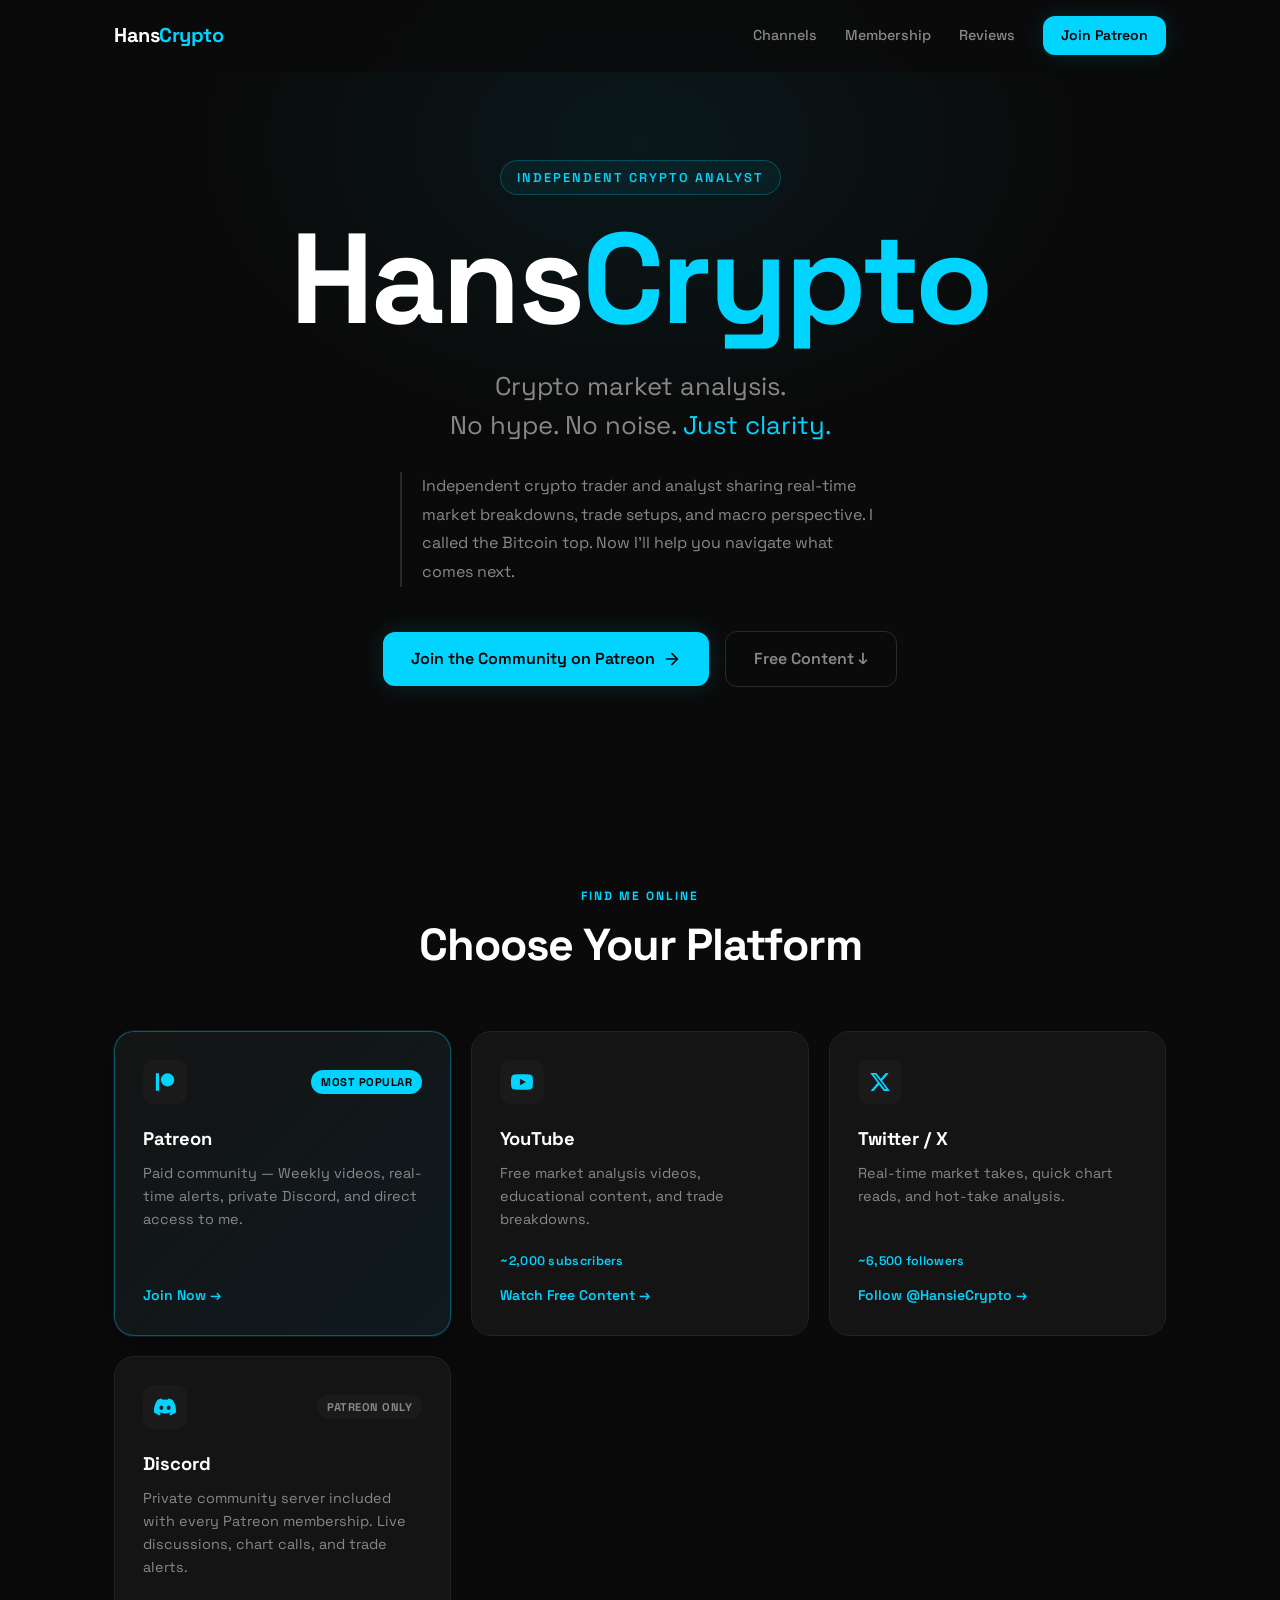
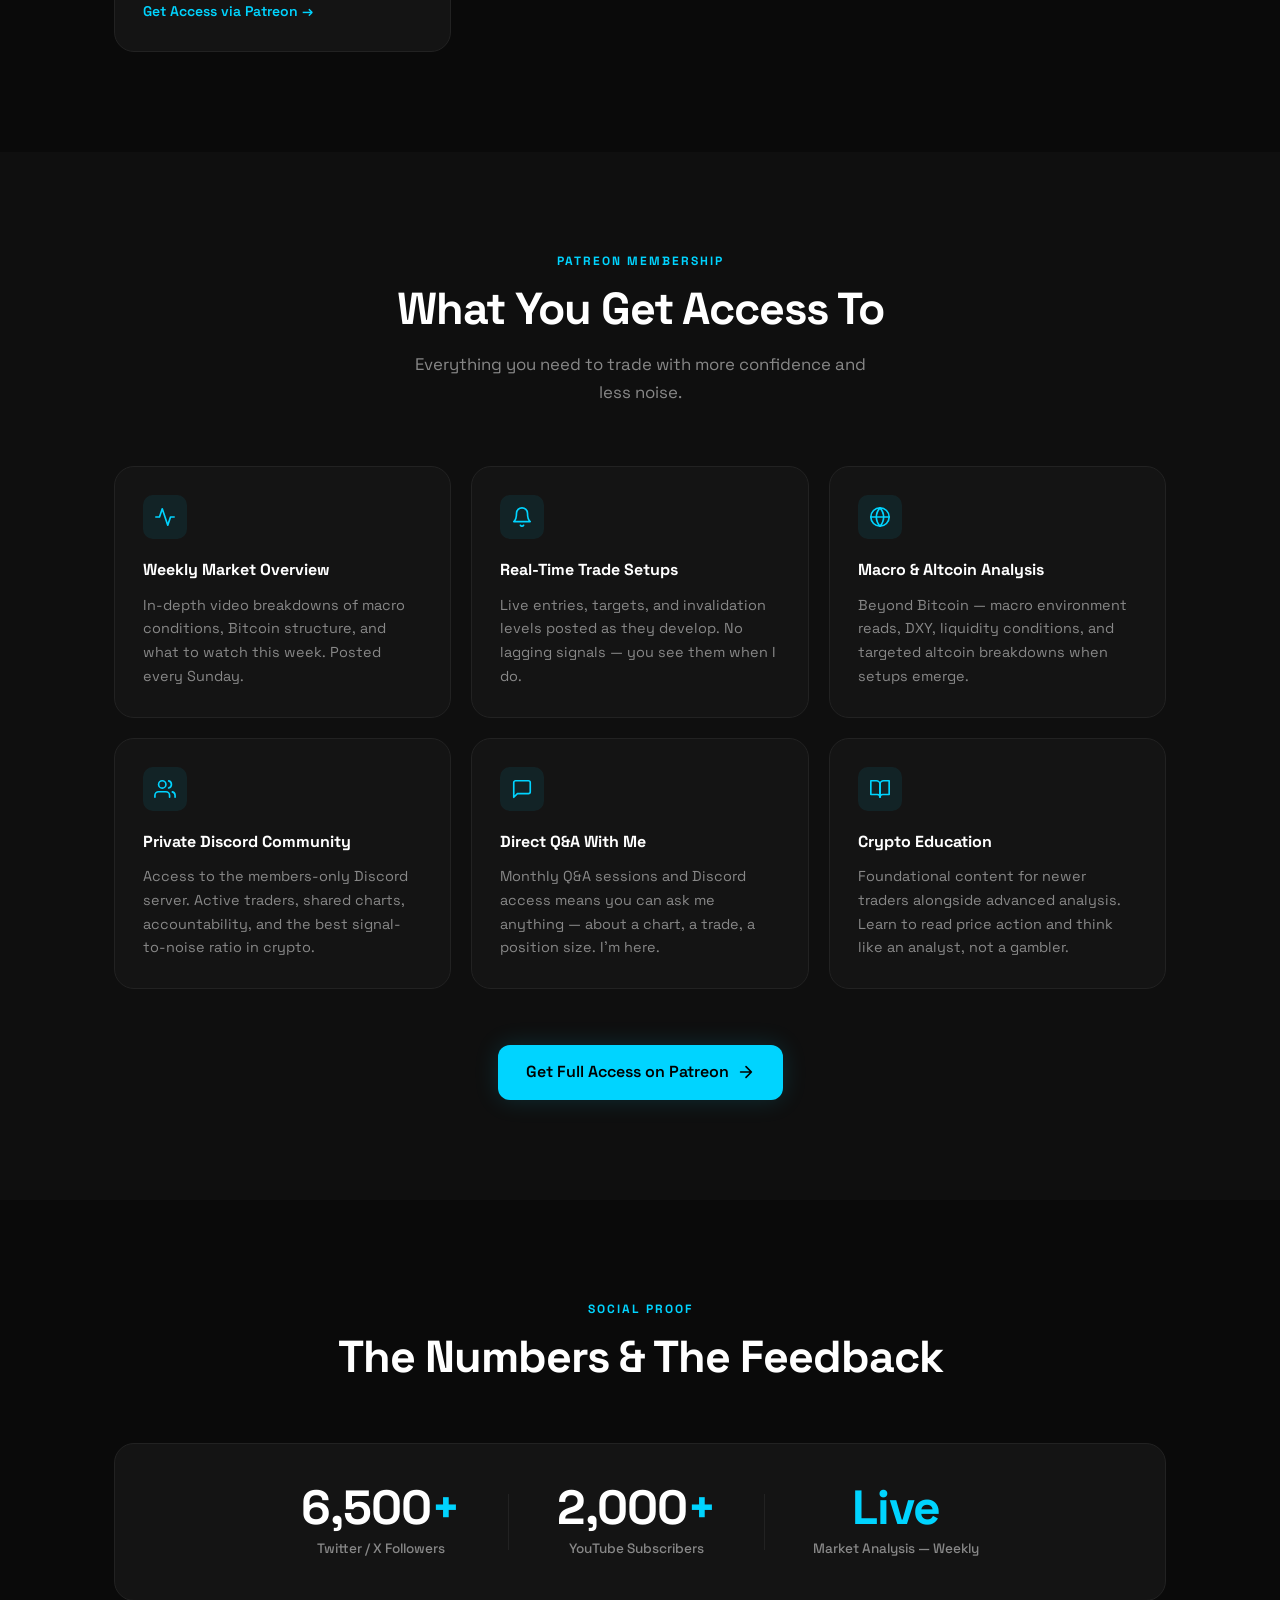
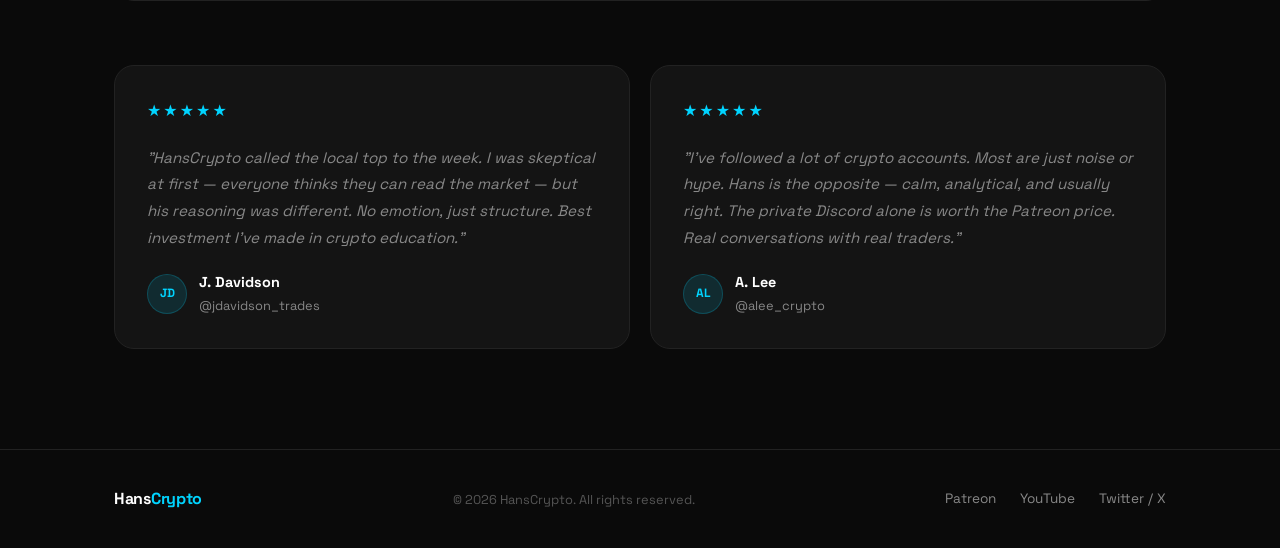
<file: index.html>
<!DOCTYPE html>
<html lang="en">
<head>
  <meta charset="UTF-8" />
  <meta name="viewport" content="width=device-width, initial-scale=1.0" />

  <!-- ============================================================
       PAGE TITLE & META — change these if you rebrand
  ============================================================ -->
  <title>HansCrypto — Crypto Market Analysis</title>
  <meta name="description" content="Crypto market analysis. No hype. No noise. Just clarity." />

  <!-- Open Graph (controls how the link looks when shared on Twitter/X, Discord, etc.) -->
  <meta property="og:type"        content="website" />
  <meta property="og:title"       content="HansCrypto — Crypto Market Analysis" />
  <meta property="og:description" content="Crypto market analysis. No hype. No noise. Just clarity." />
  <meta property="og:image"       content="og-image.png" /><!-- swap with your actual image -->
  <meta property="og:url"         content="https://hanscrypto.com" /><!-- swap with your domain -->

  <!-- Twitter Card -->
  <meta name="twitter:card"        content="summary_large_image" />
  <meta name="twitter:title"       content="HansCrypto — Crypto Market Analysis" />
  <meta name="twitter:description" content="Crypto market analysis. No hype. No noise. Just clarity." />
  <meta name="twitter:image"       content="og-image.png" /><!-- swap with your actual image -->

  <!-- Favicon placeholder — replace favicon.ico with your own icon file -->
  <link rel="icon" type="image/x-icon" href="favicon.ico" />

  <!-- Google Fonts: Space Grotesk -->
  <link rel="preconnect" href="https://fonts.googleapis.com" />
  <link rel="preconnect" href="https://fonts.gstatic.com" crossorigin />
  <link href="https://fonts.googleapis.com/css2?family=Space+Grotesk:wght@300;400;500;600;700&display=swap" rel="stylesheet" />

  <link rel="stylesheet" href="styles.css" />
</head>
<body>

  <!-- ============================================================
       NAVIGATION BAR
  ============================================================ -->
  <nav class="nav">
    <div class="nav-inner">
      <!-- LOGO — change the text below -->
      <span class="nav-logo">Hans<span class="accent">Crypto</span></span>

      <!-- NAV LINKS — add or remove links here -->
      <div class="nav-links">
        <a href="#channels">Channels</a>
        <a href="#what-you-get">Membership</a>
        <a href="#social-proof">Reviews</a>
        <!-- PRIMARY CTA — change the href to your Patreon URL -->
        <a href="https://patreon.com/hanscrypto" target="_blank" rel="noopener" class="btn btn-primary btn-sm">Join Patreon</a>
      </div>
    </div>
  </nav>


  <!-- ============================================================
       HERO SECTION
  ============================================================ -->
  <section class="hero" id="hero">
    <div class="container hero-inner">

      <!-- Eyebrow label -->
      <div class="eyebrow fade-in">Independent Crypto Analyst</div>

      <!-- MAIN HEADING — change the text below -->
      <h1 class="hero-heading fade-in">Hans<span class="accent">Crypto</span></h1>

      <!-- TAGLINE — change the text below -->
      <p class="hero-tagline fade-in">Crypto market analysis.<br />No hype. No noise. <span class="accent">Just clarity.</span></p>

      <!-- SHORT BIO — change the text below -->
      <p class="hero-bio fade-in">
        Independent crypto trader and analyst sharing real-time market breakdowns,
        trade setups, and macro perspective.
        I called the Bitcoin top. Now I'll help you navigate what comes next.
      </p>

      <!-- CTA BUTTONS — change href values to your actual URLs -->
      <div class="hero-cta fade-in">
        <a href="https://patreon.com/hanscrypto" target="_blank" rel="noopener" class="btn btn-primary btn-lg">
          Join the Community on Patreon
          <svg class="btn-icon" viewBox="0 0 20 20" fill="none" xmlns="http://www.w3.org/2000/svg">
            <path d="M4 10h12M10 4l6 6-6 6" stroke="currentColor" stroke-width="1.8" stroke-linecap="round" stroke-linejoin="round"/>
          </svg>
        </a>
        <a href="https://www.youtube.com/@HansCrypto" target="_blank" rel="noopener" class="btn btn-ghost btn-lg">Free Content ↓</a>
      </div>

    </div>

    <!-- Decorative background glow -->
    <div class="hero-glow" aria-hidden="true"></div>
  </section>


  <!-- ============================================================
       CHANNELS / LINKS SECTION
  ============================================================ -->
  <section class="section" id="channels">
    <div class="container">

      <div class="section-header fade-in">
        <p class="section-label">Find Me Online</p>
        <h2 class="section-title">Choose Your Platform</h2>
      </div>

      <div class="channels-grid">

        <!-- ── PATREON — main CTA, styled differently to stand out ── -->
        <!-- Change the href to your Patreon URL -->
        <a href="https://patreon.com/hanscrypto" target="_blank" rel="noopener" class="channel-card channel-featured fade-in">
          <div class="channel-card-top">
            <div class="channel-icon">
              <!-- Patreon icon -->
              <svg viewBox="0 0 24 24" fill="currentColor" xmlns="http://www.w3.org/2000/svg">
                <path d="M14.82 2.41c3.96 0 7.18 3.24 7.18 7.21 0 3.96-3.22 7.18-7.18 7.18-3.97 0-7.21-3.22-7.21-7.18 0-3.97 3.24-7.21 7.21-7.21zM2 21.6h3.5V2.41H2V21.6z"/>
              </svg>
            </div>
            <span class="channel-badge">Most Popular</span>
          </div>
          <h3 class="channel-name">Patreon</h3>
          <p class="channel-desc">Paid community — Weekly videos, real-time alerts, private Discord, and direct access to me.</p>
          <span class="channel-link">Join Now →</span>
        </a>

        <!-- ── YOUTUBE ── -->
        <!-- Change the href to your YouTube URL -->
        <a href="https://www.youtube.com/@HansCrypto" target="_blank" rel="noopener" class="channel-card fade-in">
          <div class="channel-card-top">
            <div class="channel-icon">
              <!-- YouTube icon -->
              <svg viewBox="0 0 24 24" fill="currentColor" xmlns="http://www.w3.org/2000/svg">
                <path d="M23.5 6.19a3.02 3.02 0 0 0-2.12-2.14C19.54 3.5 12 3.5 12 3.5s-7.54 0-9.38.55A3.02 3.02 0 0 0 .5 6.19C0 8.04 0 12 0 12s0 3.96.5 5.81a3.02 3.02 0 0 0 2.12 2.14C4.46 20.5 12 20.5 12 20.5s7.54 0 9.38-.55a3.02 3.02 0 0 0 2.12-2.14C24 15.96 24 12 24 12s0-3.96-.5-5.81zM9.75 15.5v-7l6.5 3.5-6.5 3.5z"/>
              </svg>
            </div>
          </div>
          <h3 class="channel-name">YouTube</h3>
          <p class="channel-desc">Free market analysis videos, educational content, and trade breakdowns.</p>
          <!-- SUBSCRIBER COUNT — update this number as it grows -->
          <span class="channel-stat">~2,000 subscribers</span>
          <span class="channel-link">Watch Free Content →</span>
        </a>

        <!-- ── TWITTER / X ── -->
        <!-- Change the href to your Twitter/X URL -->
        <a href="https://x.com/HansieCrypto" target="_blank" rel="noopener" class="channel-card fade-in">
          <div class="channel-card-top">
            <div class="channel-icon">
              <!-- X (Twitter) icon -->
              <svg viewBox="0 0 24 24" fill="currentColor" xmlns="http://www.w3.org/2000/svg">
                <path d="M18.244 2.25h3.308l-7.227 8.26 8.502 11.24H16.17l-5.214-6.817L4.99 21.75H1.68l7.73-8.835L1.254 2.25H8.08l4.713 6.231zm-1.161 17.52h1.833L7.084 4.126H5.117z"/>
              </svg>
            </div>
          </div>
          <h3 class="channel-name">Twitter / X</h3>
          <p class="channel-desc">Real-time market takes, quick chart reads, and hot-take analysis.</p>
          <!-- FOLLOWER COUNT — update this number as it grows -->
          <span class="channel-stat">~6,500 followers</span>
          <span class="channel-link">Follow @HansieCrypto →</span>
        </a>

        <!-- ── DISCORD ── -->
        <!-- Discord is included with Patreon — no separate link needed -->
        <div class="channel-card channel-locked fade-in">
          <div class="channel-card-top">
            <div class="channel-icon">
              <!-- Discord icon -->
              <svg viewBox="0 0 24 24" fill="currentColor" xmlns="http://www.w3.org/2000/svg">
                <path d="M20.317 4.37a19.791 19.791 0 0 0-4.885-1.515.074.074 0 0 0-.079.037c-.21.375-.444.864-.608 1.25a18.27 18.27 0 0 0-5.487 0 12.64 12.64 0 0 0-.617-1.25.077.077 0 0 0-.079-.037A19.736 19.736 0 0 0 3.677 4.37a.07.07 0 0 0-.032.027C.533 9.046-.32 13.58.099 18.057c.002.022.015.043.03.056a19.9 19.9 0 0 0 5.993 3.03.078.078 0 0 0 .084-.028c.462-.63.874-1.295 1.226-1.994a.076.076 0 0 0-.041-.106 13.107 13.107 0 0 1-1.872-.892.077.077 0 0 1-.008-.128 10.2 10.2 0 0 0 .372-.292.074.074 0 0 1 .077-.01c3.928 1.793 8.18 1.793 12.062 0a.074.074 0 0 1 .078.01c.12.098.246.198.373.292a.077.077 0 0 1-.006.127 12.299 12.299 0 0 1-1.873.892.077.077 0 0 0-.041.107c.36.698.772 1.362 1.225 1.993a.076.076 0 0 0 .084.028 19.839 19.839 0 0 0 6.002-3.03.077.077 0 0 0 .032-.054c.5-5.177-.838-9.674-3.549-13.66a.061.061 0 0 0-.031-.03zM8.02 15.33c-1.183 0-2.157-1.085-2.157-2.419 0-1.333.956-2.419 2.157-2.419 1.21 0 2.176 1.096 2.157 2.42 0 1.333-.956 2.418-2.157 2.418zm7.975 0c-1.183 0-2.157-1.085-2.157-2.419 0-1.333.955-2.419 2.157-2.419 1.21 0 2.176 1.096 2.157 2.42 0 1.333-.946 2.418-2.157 2.418z"/>
              </svg>
            </div>
            <span class="channel-badge channel-badge-locked">Patreon Only</span>
          </div>
          <h3 class="channel-name">Discord</h3>
          <p class="channel-desc">Private community server included with every Patreon membership. Live discussions, chart calls, and trade alerts.</p>
          <!-- This links to Patreon since Discord access comes with membership -->
          <a href="https://patreon.com/hanscrypto" target="_blank" rel="noopener" class="channel-link">Get Access via Patreon →</a>
        </div>

      </div>
    </div>
  </section>


  <!-- ============================================================
       WHAT YOU GET SECTION
  ============================================================ -->
  <section class="section section-alt" id="what-you-get">
    <div class="container">

      <div class="section-header fade-in">
        <p class="section-label">Patreon Membership</p>
        <h2 class="section-title">What You Get Access To</h2>
        <p class="section-subtitle">Everything you need to trade with more confidence and less noise.</p>
      </div>

      <div class="features-grid">

        <!-- FEATURE ITEMS — add, remove, or edit text here -->

        <div class="feature-card fade-in">
          <div class="feature-icon">
            <!-- Chart icon -->
            <svg viewBox="0 0 24 24" fill="none" stroke="currentColor" stroke-width="1.8" stroke-linecap="round" stroke-linejoin="round">
              <polyline points="22 12 18 12 15 21 9 3 6 12 2 12"/>
            </svg>
          </div>
          <h3 class="feature-title">Weekly Market Overview</h3>
          <p class="feature-desc">In-depth video breakdowns of macro conditions, Bitcoin structure, and what to watch this week. Posted every Sunday.</p>
        </div>

        <div class="feature-card fade-in">
          <div class="feature-icon">
            <!-- Bell/alert icon -->
            <svg viewBox="0 0 24 24" fill="none" stroke="currentColor" stroke-width="1.8" stroke-linecap="round" stroke-linejoin="round">
              <path d="M18 8A6 6 0 0 0 6 8c0 7-3 9-3 9h18s-3-2-3-9"/>
              <path d="M13.73 21a2 2 0 0 1-3.46 0"/>
            </svg>
          </div>
          <h3 class="feature-title">Real-Time Trade Setups</h3>
          <p class="feature-desc">Live entries, targets, and invalidation levels posted as they develop. No lagging signals — you see them when I do.</p>
        </div>

        <div class="feature-card fade-in">
          <div class="feature-icon">
            <!-- Globe/macro icon -->
            <svg viewBox="0 0 24 24" fill="none" stroke="currentColor" stroke-width="1.8" stroke-linecap="round" stroke-linejoin="round">
              <circle cx="12" cy="12" r="10"/>
              <line x1="2" y1="12" x2="22" y2="12"/>
              <path d="M12 2a15.3 15.3 0 0 1 4 10 15.3 15.3 0 0 1-4 10 15.3 15.3 0 0 1-4-10 15.3 15.3 0 0 1 4-10z"/>
            </svg>
          </div>
          <h3 class="feature-title">Macro &amp; Altcoin Analysis</h3>
          <p class="feature-desc">Beyond Bitcoin — macro environment reads, DXY, liquidity conditions, and targeted altcoin breakdowns when setups emerge.</p>
        </div>

        <div class="feature-card fade-in">
          <div class="feature-icon">
            <!-- Discord/community icon -->
            <svg viewBox="0 0 24 24" fill="none" stroke="currentColor" stroke-width="1.8" stroke-linecap="round" stroke-linejoin="round">
              <path d="M17 21v-2a4 4 0 0 0-4-4H5a4 4 0 0 0-4 4v2"/>
              <circle cx="9" cy="7" r="4"/>
              <path d="M23 21v-2a4 4 0 0 0-3-3.87"/>
              <path d="M16 3.13a4 4 0 0 1 0 7.75"/>
            </svg>
          </div>
          <h3 class="feature-title">Private Discord Community</h3>
          <p class="feature-desc">Access to the members-only Discord server. Active traders, shared charts, accountability, and the best signal-to-noise ratio in crypto.</p>
        </div>

        <div class="feature-card fade-in">
          <div class="feature-icon">
            <!-- Q&A / chat icon -->
            <svg viewBox="0 0 24 24" fill="none" stroke="currentColor" stroke-width="1.8" stroke-linecap="round" stroke-linejoin="round">
              <path d="M21 15a2 2 0 0 1-2 2H7l-4 4V5a2 2 0 0 1 2-2h14a2 2 0 0 1 2 2z"/>
            </svg>
          </div>
          <h3 class="feature-title">Direct Q&amp;A With Me</h3>
          <p class="feature-desc">Monthly Q&A sessions and Discord access means you can ask me anything — about a chart, a trade, a position size. I'm here.</p>
        </div>

        <div class="feature-card fade-in">
          <div class="feature-icon">
            <!-- Education/book icon -->
            <svg viewBox="0 0 24 24" fill="none" stroke="currentColor" stroke-width="1.8" stroke-linecap="round" stroke-linejoin="round">
              <path d="M2 3h6a4 4 0 0 1 4 4v14a3 3 0 0 0-3-3H2z"/>
              <path d="M22 3h-6a4 4 0 0 0-4 4v14a3 3 0 0 1 3-3h7z"/>
            </svg>
          </div>
          <h3 class="feature-title">Crypto Education</h3>
          <p class="feature-desc">Foundational content for newer traders alongside advanced analysis. Learn to read price action and think like an analyst, not a gambler.</p>
        </div>

      </div>

      <!-- CTA below the features -->
      <div class="section-cta fade-in">
        <!-- Change href to your Patreon URL -->
        <a href="https://patreon.com/hanscrypto" target="_blank" rel="noopener" class="btn btn-primary btn-lg">
          Get Full Access on Patreon
          <svg class="btn-icon" viewBox="0 0 20 20" fill="none" xmlns="http://www.w3.org/2000/svg">
            <path d="M4 10h12M10 4l6 6-6 6" stroke="currentColor" stroke-width="1.8" stroke-linecap="round" stroke-linejoin="round"/>
          </svg>
        </a>
      </div>

    </div>
  </section>


  <!-- ============================================================
       SOCIAL PROOF SECTION
  ============================================================ -->
  <section class="section" id="social-proof">
    <div class="container">

      <div class="section-header fade-in">
        <p class="section-label">Social Proof</p>
        <h2 class="section-title">The Numbers &amp; The Feedback</h2>
      </div>

      <!-- Stats row -->
      <div class="stats-row fade-in">

        <!-- STATS — update these numbers as they grow -->

        <div class="stat-card">
          <span class="stat-value">6,500<span class="accent">+</span></span>
          <span class="stat-label">Twitter / X Followers</span>
        </div>

        <div class="stat-divider" aria-hidden="true"></div>

        <div class="stat-card">
          <span class="stat-value">2,000<span class="accent">+</span></span>
          <span class="stat-label">YouTube Subscribers</span>
        </div>

        <div class="stat-divider" aria-hidden="true"></div>

        <div class="stat-card">
          <span class="stat-value"><span class="accent">Live</span></span>
          <span class="stat-label">Market Analysis — Weekly</span>
        </div>

      </div>

      <!-- Testimonials -->
      <div class="testimonials-grid">

        <!-- TESTIMONIAL 1 — replace with real testimonial text and name -->
        <div class="testimonial-card fade-in">
          <div class="testimonial-stars" aria-label="5 stars">★★★★★</div>
          <blockquote class="testimonial-text">
            "HansCrypto called the local top to the week. I was skeptical at first — everyone thinks they can read the market — but his reasoning was different. No emotion, just structure. Best investment I've made in crypto education."
          </blockquote>
          <div class="testimonial-author">
            <div class="testimonial-avatar" aria-hidden="true">JD</div>
            <div>
              <!-- Replace name and handle with real member info when available -->
              <span class="testimonial-name">J. Davidson</span>
              <span class="testimonial-handle">@jdavidson_trades</span>
            </div>
          </div>
        </div>

        <!-- TESTIMONIAL 2 — replace with real testimonial text and name -->
        <div class="testimonial-card fade-in">
          <div class="testimonial-stars" aria-label="5 stars">★★★★★</div>
          <blockquote class="testimonial-text">
            "I've followed a lot of crypto accounts. Most are just noise or hype. Hans is the opposite — calm, analytical, and usually right. The private Discord alone is worth the Patreon price. Real conversations with real traders."
          </blockquote>
          <div class="testimonial-author">
            <div class="testimonial-avatar" aria-hidden="true">AL</div>
            <div>
              <!-- Replace name and handle with real member info when available -->
              <span class="testimonial-name">A. Lee</span>
              <span class="testimonial-handle">@alee_crypto</span>
            </div>
          </div>
        </div>

      </div>

    </div>
  </section>


  <!-- ============================================================
       FOOTER
  ============================================================ -->
  <footer class="footer">
    <div class="container footer-inner">

      <!-- FOOTER BRAND — update year manually or leave as-is -->
      <span class="footer-brand">Hans<span class="accent">Crypto</span></span>

      <!-- COPYRIGHT — update year if needed -->
      <span class="footer-copy">© 2026 HansCrypto. All rights reserved.</span>

      <!-- FOOTER LINKS — change hrefs to your actual URLs -->
      <div class="footer-links">
        <a href="https://patreon.com/hanscrypto" target="_blank" rel="noopener">Patreon</a>
        <a href="https://www.youtube.com/@HansCrypto" target="_blank" rel="noopener">YouTube</a>
        <a href="https://x.com/HansieCrypto" target="_blank" rel="noopener">Twitter / X</a>
      </div>

    </div>
  </footer>

  <script src="script.js"></script>
</body>
</html>
</file>
<file: styles.css>
/* ============================================================
   HANSCRYPTO — styles.css
   Dark theme landing page styles.

   HOW TO CUSTOMIZE:
   • Colors live in :root below — tweak accent, backgrounds, etc.
   • Font is Space Grotesk — swap name in @import in index.html
   • Section-specific styles are labeled with comments
============================================================ */

/* ── Reset & Box Sizing ── */
*, *::before, *::after {
  box-sizing: border-box;
  margin: 0;
  padding: 0;
}

/* ── Design Tokens / CSS Variables ── */
:root {
  /* COLORS — main variables to change for a rebrand */
  --bg:          #0a0a0a;       /* main page background */
  --bg-alt:      #0f0f0f;       /* slightly lighter bg for alternating sections */
  --surface:     #141414;       /* card backgrounds */
  --surface-2:   #1a1a1a;       /* hover states, borders */
  --border:      #222222;       /* subtle borders */
  --border-bright: #2a2a2a;     /* slightly brighter borders */

  --accent:      #00d4ff;       /* electric cyan — primary accent */
  --accent-dark: #00a8cc;       /* darker shade for hover states */
  --accent-glow: rgba(0, 212, 255, 0.15); /* glow/shadow color */

  --text:        #ffffff;       /* primary text */
  --text-muted:  #888888;       /* secondary / muted text */
  --text-subtle: #555555;       /* very subtle text */

  /* TYPOGRAPHY */
  --font:        'Space Grotesk', system-ui, -apple-system, sans-serif;

  /* SPACING */
  --section-gap: 100px;
  --container:   1100px;
  --radius:      12px;
  --radius-lg:   20px;

  /* TRANSITIONS */
  --ease:        cubic-bezier(0.16, 1, 0.3, 1);
}

/* ── Base Styles ── */
html {
  scroll-behavior: smooth;
  font-size: 16px;
}

body {
  font-family: var(--font);
  background-color: var(--bg);
  color: var(--text);
  line-height: 1.65;
  -webkit-font-smoothing: antialiased;
  -moz-osx-font-smoothing: grayscale;
  overflow-x: hidden;
}

a {
  color: inherit;
  text-decoration: none;
}

/* ── Utility: accent color ── */
.accent {
  color: var(--accent);
}

/* ── Utility: container ── */
.container {
  max-width: var(--container);
  margin: 0 auto;
  padding: 0 24px;
}

/* ── Utility: buttons ── */
.btn {
  display: inline-flex;
  align-items: center;
  gap: 8px;
  font-family: var(--font);
  font-weight: 600;
  border-radius: var(--radius);
  border: none;
  cursor: pointer;
  transition: background 0.2s var(--ease), color 0.2s var(--ease),
              transform 0.15s var(--ease), box-shadow 0.2s var(--ease);
  white-space: nowrap;
  text-decoration: none;
}

.btn:hover {
  transform: translateY(-2px);
}

.btn:active {
  transform: translateY(0);
}

/* Primary button — cyan fill */
.btn-primary {
  background: var(--accent);
  color: #000;
  box-shadow: 0 0 24px var(--accent-glow);
}

.btn-primary:hover {
  background: var(--accent-dark);
  box-shadow: 0 0 36px rgba(0, 212, 255, 0.3);
}

/* Ghost button — outlined */
.btn-ghost {
  background: transparent;
  color: var(--text-muted);
  border: 1px solid var(--border-bright);
}

.btn-ghost:hover {
  color: var(--text);
  border-color: var(--text-muted);
  background: var(--surface);
}

/* Size variants */
.btn-sm {
  padding: 8px 18px;
  font-size: 0.875rem;
}

.btn-lg {
  padding: 14px 28px;
  font-size: 1rem;
}

/* Arrow icon inside button */
.btn-icon {
  width: 18px;
  height: 18px;
  flex-shrink: 0;
}


/* ============================================================
   NAVIGATION
============================================================ */
.nav {
  position: fixed;
  top: 0;
  left: 0;
  right: 0;
  z-index: 100;
  padding: 16px 0;
  /* Frosted glass effect */
  background: rgba(10, 10, 10, 0.8);
  backdrop-filter: blur(16px);
  -webkit-backdrop-filter: blur(16px);
  border-bottom: 1px solid transparent;
  transition: border-color 0.3s ease, background 0.3s ease;
}

/* JS adds this class on scroll to show the border */
.nav.scrolled {
  border-bottom-color: var(--border);
}

.nav-inner {
  max-width: var(--container);
  margin: 0 auto;
  padding: 0 24px;
  display: flex;
  align-items: center;
  justify-content: space-between;
  gap: 24px;
}

/* LOGO */
.nav-logo {
  font-size: 1.25rem;
  font-weight: 700;
  letter-spacing: -0.5px;
  cursor: default;
  user-select: none;
}

/* NAV LINKS */
.nav-links {
  display: flex;
  align-items: center;
  gap: 28px;
}

.nav-links a:not(.btn) {
  font-size: 0.9rem;
  font-weight: 500;
  color: var(--text-muted);
  transition: color 0.2s ease;
}

.nav-links a:not(.btn):hover {
  color: var(--text);
}


/* ============================================================
   HERO SECTION
============================================================ */
.hero {
  position: relative;
  padding-top: 160px;
  padding-bottom: 100px;
  overflow: hidden;
}

.hero-inner {
  position: relative;
  z-index: 1;
  text-align: center;
  display: flex;
  flex-direction: column;
  align-items: center;
}

/* Eyebrow label above heading */
.eyebrow {
  display: inline-block;
  font-size: 0.8rem;
  font-weight: 600;
  letter-spacing: 2px;
  text-transform: uppercase;
  color: var(--accent);
  margin-bottom: 20px;
  padding: 6px 16px;
  border: 1px solid rgba(0, 212, 255, 0.25);
  border-radius: 100px;
  background: rgba(0, 212, 255, 0.06);
}

/* MAIN HEADING */
.hero-heading {
  font-size: clamp(3.5rem, 12vw, 8rem);
  font-weight: 700;
  letter-spacing: -3px;
  line-height: 1;
  margin-bottom: 24px;
}

/* TAGLINE */
.hero-tagline {
  font-size: clamp(1.2rem, 3vw, 1.6rem);
  font-weight: 400;
  color: var(--text-muted);
  line-height: 1.5;
  max-width: 520px;
  margin-bottom: 28px;
}

/* SHORT BIO */
.hero-bio {
  font-size: 1rem;
  color: var(--text-muted);
  max-width: 480px;
  margin-bottom: 44px;
  line-height: 1.8;
  border-left: 2px solid var(--border-bright);
  padding-left: 20px;
  text-align: left;
}

/* CTA BUTTONS ROW */
.hero-cta {
  display: flex;
  align-items: center;
  gap: 16px;
  flex-wrap: wrap;
  justify-content: center;
}

/* Decorative radial glow behind hero */
.hero-glow {
  position: absolute;
  top: -20%;
  left: 50%;
  transform: translateX(-50%);
  width: 900px;
  height: 600px;
  background: radial-gradient(ellipse at center,
    rgba(0, 212, 255, 0.07) 0%,
    transparent 70%);
  pointer-events: none;
}


/* ============================================================
   GENERIC SECTION STYLES
============================================================ */
.section {
  padding: var(--section-gap) 0;
}

/* Alternate section background */
.section-alt {
  background-color: var(--bg-alt);
}

.section-header {
  text-align: center;
  margin-bottom: 60px;
}

.section-label {
  font-size: 0.75rem;
  font-weight: 700;
  letter-spacing: 2px;
  text-transform: uppercase;
  color: var(--accent);
  margin-bottom: 12px;
}

.section-title {
  font-size: clamp(1.8rem, 4vw, 2.8rem);
  font-weight: 700;
  letter-spacing: -1px;
  line-height: 1.15;
  margin-bottom: 16px;
}

.section-subtitle {
  font-size: 1.05rem;
  color: var(--text-muted);
  max-width: 480px;
  margin: 0 auto;
}

/* Centered CTA below a section */
.section-cta {
  text-align: center;
  margin-top: 56px;
}


/* ============================================================
   CHANNELS / LINKS SECTION
============================================================ */
.channels-grid {
  display: grid;
  grid-template-columns: repeat(auto-fill, minmax(260px, 1fr));
  gap: 20px;
}

.channel-card {
  display: flex;
  flex-direction: column;
  background: var(--surface);
  border: 1px solid var(--border);
  border-radius: var(--radius-lg);
  padding: 28px;
  transition: border-color 0.25s ease, transform 0.2s var(--ease),
              box-shadow 0.25s ease;
  cursor: pointer;
  text-decoration: none;
  color: inherit;
}

.channel-card:hover {
  border-color: var(--border-bright);
  transform: translateY(-4px);
  box-shadow: 0 12px 40px rgba(0, 0, 0, 0.4);
}

/* Featured Patreon card — glowing border */
.channel-featured {
  border-color: rgba(0, 212, 255, 0.35);
  background: linear-gradient(135deg, #141414 0%, #0f1a1f 100%);
  box-shadow: 0 0 0 1px rgba(0, 212, 255, 0.1), 0 8px 32px rgba(0, 0, 0, 0.3);
}

.channel-featured:hover {
  border-color: rgba(0, 212, 255, 0.6);
  box-shadow: 0 0 0 1px rgba(0, 212, 255, 0.25), 0 16px 48px rgba(0, 212, 255, 0.1);
}

.channel-card-top {
  display: flex;
  align-items: center;
  justify-content: space-between;
  margin-bottom: 20px;
}

/* Icon circle */
.channel-icon {
  width: 44px;
  height: 44px;
  display: flex;
  align-items: center;
  justify-content: center;
  border-radius: 10px;
  background: var(--surface-2);
  color: var(--accent);
  flex-shrink: 0;
}

.channel-icon svg {
  width: 22px;
  height: 22px;
}

/* Channel badge (e.g. "Most Popular") */
.channel-badge {
  font-size: 0.7rem;
  font-weight: 700;
  letter-spacing: 0.5px;
  text-transform: uppercase;
  color: #000;
  background: var(--accent);
  border-radius: 100px;
  padding: 3px 10px;
}

.channel-badge-locked {
  background: var(--surface-2);
  color: var(--text-muted);
}

.channel-name {
  font-size: 1.15rem;
  font-weight: 700;
  margin-bottom: 8px;
}

.channel-desc {
  font-size: 0.9rem;
  color: var(--text-muted);
  line-height: 1.6;
  flex: 1; /* pushes link to the bottom */
  margin-bottom: 20px;
}

.channel-stat {
  display: block;
  font-size: 0.78rem;
  font-weight: 600;
  color: var(--accent);
  letter-spacing: 0.3px;
  margin-bottom: 12px;
}

.channel-link {
  font-size: 0.875rem;
  font-weight: 600;
  color: var(--accent);
  transition: opacity 0.2s ease;
}

.channel-card:hover .channel-link {
  opacity: 0.75;
}

/* Locked card (Discord) — slightly dimmed, non-clickable appearance */
.channel-locked {
  opacity: 0.85;
}

.channel-locked:hover {
  opacity: 1;
}


/* ============================================================
   FEATURES / WHAT YOU GET GRID
============================================================ */
.features-grid {
  display: grid;
  grid-template-columns: repeat(3, 1fr);
  gap: 20px;
}

.feature-card {
  background: var(--surface);
  border: 1px solid var(--border);
  border-radius: var(--radius-lg);
  padding: 28px;
  transition: border-color 0.25s ease, transform 0.2s var(--ease);
}

.feature-card:hover {
  border-color: var(--border-bright);
  transform: translateY(-3px);
}

.feature-icon {
  width: 44px;
  height: 44px;
  display: flex;
  align-items: center;
  justify-content: center;
  border-radius: 10px;
  background: rgba(0, 212, 255, 0.08);
  color: var(--accent);
  margin-bottom: 18px;
}

.feature-icon svg {
  width: 22px;
  height: 22px;
}

.feature-title {
  font-size: 1rem;
  font-weight: 700;
  margin-bottom: 10px;
}

.feature-desc {
  font-size: 0.9rem;
  color: var(--text-muted);
  line-height: 1.65;
}


/* ============================================================
   SOCIAL PROOF / STATS + TESTIMONIALS
============================================================ */

/* Stats row */
.stats-row {
  display: flex;
  align-items: center;
  justify-content: center;
  gap: 0;
  margin-bottom: 64px;
  background: var(--surface);
  border: 1px solid var(--border);
  border-radius: var(--radius-lg);
  padding: 40px 24px;
  flex-wrap: wrap;
}

.stat-card {
  display: flex;
  flex-direction: column;
  align-items: center;
  gap: 6px;
  padding: 0 48px;
  text-align: center;
}

.stat-value {
  font-size: clamp(2rem, 5vw, 3rem);
  font-weight: 700;
  letter-spacing: -1px;
  line-height: 1;
}

.stat-label {
  font-size: 0.85rem;
  color: var(--text-muted);
  font-weight: 500;
}

.stat-divider {
  width: 1px;
  height: 56px;
  background: var(--border);
  flex-shrink: 0;
}

/* Testimonials grid */
.testimonials-grid {
  display: grid;
  grid-template-columns: repeat(2, 1fr);
  gap: 20px;
}

.testimonial-card {
  background: var(--surface);
  border: 1px solid var(--border);
  border-radius: var(--radius-lg);
  padding: 32px;
  display: flex;
  flex-direction: column;
  gap: 20px;
  transition: border-color 0.25s ease;
}

.testimonial-card:hover {
  border-color: var(--border-bright);
}

.testimonial-stars {
  color: var(--accent);
  font-size: 1rem;
  letter-spacing: 2px;
}

.testimonial-text {
  font-size: 0.95rem;
  color: var(--text-muted);
  line-height: 1.75;
  font-style: italic;
  flex: 1;
}

.testimonial-author {
  display: flex;
  align-items: center;
  gap: 12px;
}

/* Initials avatar circle */
.testimonial-avatar {
  width: 40px;
  height: 40px;
  border-radius: 50%;
  background: rgba(0, 212, 255, 0.12);
  border: 1px solid rgba(0, 212, 255, 0.2);
  color: var(--accent);
  font-size: 0.75rem;
  font-weight: 700;
  display: flex;
  align-items: center;
  justify-content: center;
  flex-shrink: 0;
}

.testimonial-name {
  display: block;
  font-size: 0.9rem;
  font-weight: 700;
}

.testimonial-handle {
  display: block;
  font-size: 0.8rem;
  color: var(--text-muted);
}


/* ============================================================
   FOOTER
============================================================ */
.footer {
  background: var(--bg);
  border-top: 1px solid var(--border);
  padding: 36px 0;
}

.footer-inner {
  display: flex;
  align-items: center;
  justify-content: space-between;
  gap: 20px;
  flex-wrap: wrap;
}

.footer-brand {
  font-size: 1rem;
  font-weight: 700;
  letter-spacing: -0.3px;
}

.footer-copy {
  font-size: 0.8rem;
  color: var(--text-subtle);
}

.footer-links {
  display: flex;
  gap: 24px;
}

.footer-links a {
  font-size: 0.85rem;
  color: var(--text-muted);
  transition: color 0.2s ease;
}

.footer-links a:hover {
  color: var(--accent);
}


/* ============================================================
   SCROLL ANIMATIONS
   Elements with .fade-in start invisible and animate in
   when they enter the viewport (handled by script.js).
============================================================ */
.fade-in {
  opacity: 0;
  transform: translateY(24px);
  transition: opacity 0.65s var(--ease), transform 0.65s var(--ease);
}

.fade-in.visible {
  opacity: 1;
  transform: translateY(0);
}

/* Stagger delay for sibling elements in a grid */
.fade-in:nth-child(2) { transition-delay: 0.08s; }
.fade-in:nth-child(3) { transition-delay: 0.16s; }
.fade-in:nth-child(4) { transition-delay: 0.24s; }
.fade-in:nth-child(5) { transition-delay: 0.32s; }
.fade-in:nth-child(6) { transition-delay: 0.40s; }


/* ============================================================
   RESPONSIVE — TABLET (≤ 900px)
============================================================ */
@media (max-width: 900px) {

  :root {
    --section-gap: 72px;
  }

  .nav-links a:not(.btn) {
    display: none; /* hide text links, keep CTA button */
  }

  .features-grid {
    grid-template-columns: repeat(2, 1fr);
  }

  .channels-grid {
    grid-template-columns: repeat(2, 1fr);
  }

  .stats-row {
    gap: 20px;
    padding: 32px 16px;
  }

  .stat-card {
    padding: 0 24px;
  }

  .stat-divider {
    display: none;
  }

}


/* ============================================================
   RESPONSIVE — MOBILE (≤ 600px)
============================================================ */
@media (max-width: 600px) {

  :root {
    --section-gap: 56px;
  }

  .hero {
    padding-top: 120px;
    padding-bottom: 64px;
  }

  .hero-heading {
    letter-spacing: -2px;
  }

  .hero-bio {
    text-align: left;
    max-width: 100%;
  }

  .hero-cta {
    flex-direction: column;
    align-items: stretch;
  }

  .hero-cta .btn {
    justify-content: center;
  }

  .channels-grid {
    grid-template-columns: 1fr;
  }

  .features-grid {
    grid-template-columns: 1fr;
  }

  .testimonials-grid {
    grid-template-columns: 1fr;
  }

  .stats-row {
    flex-direction: column;
    gap: 28px;
  }

  .footer-inner {
    flex-direction: column;
    align-items: center;
    text-align: center;
  }

  .nav-links .btn-sm {
    padding: 7px 14px;
    font-size: 0.8rem;
  }

}
</file>
